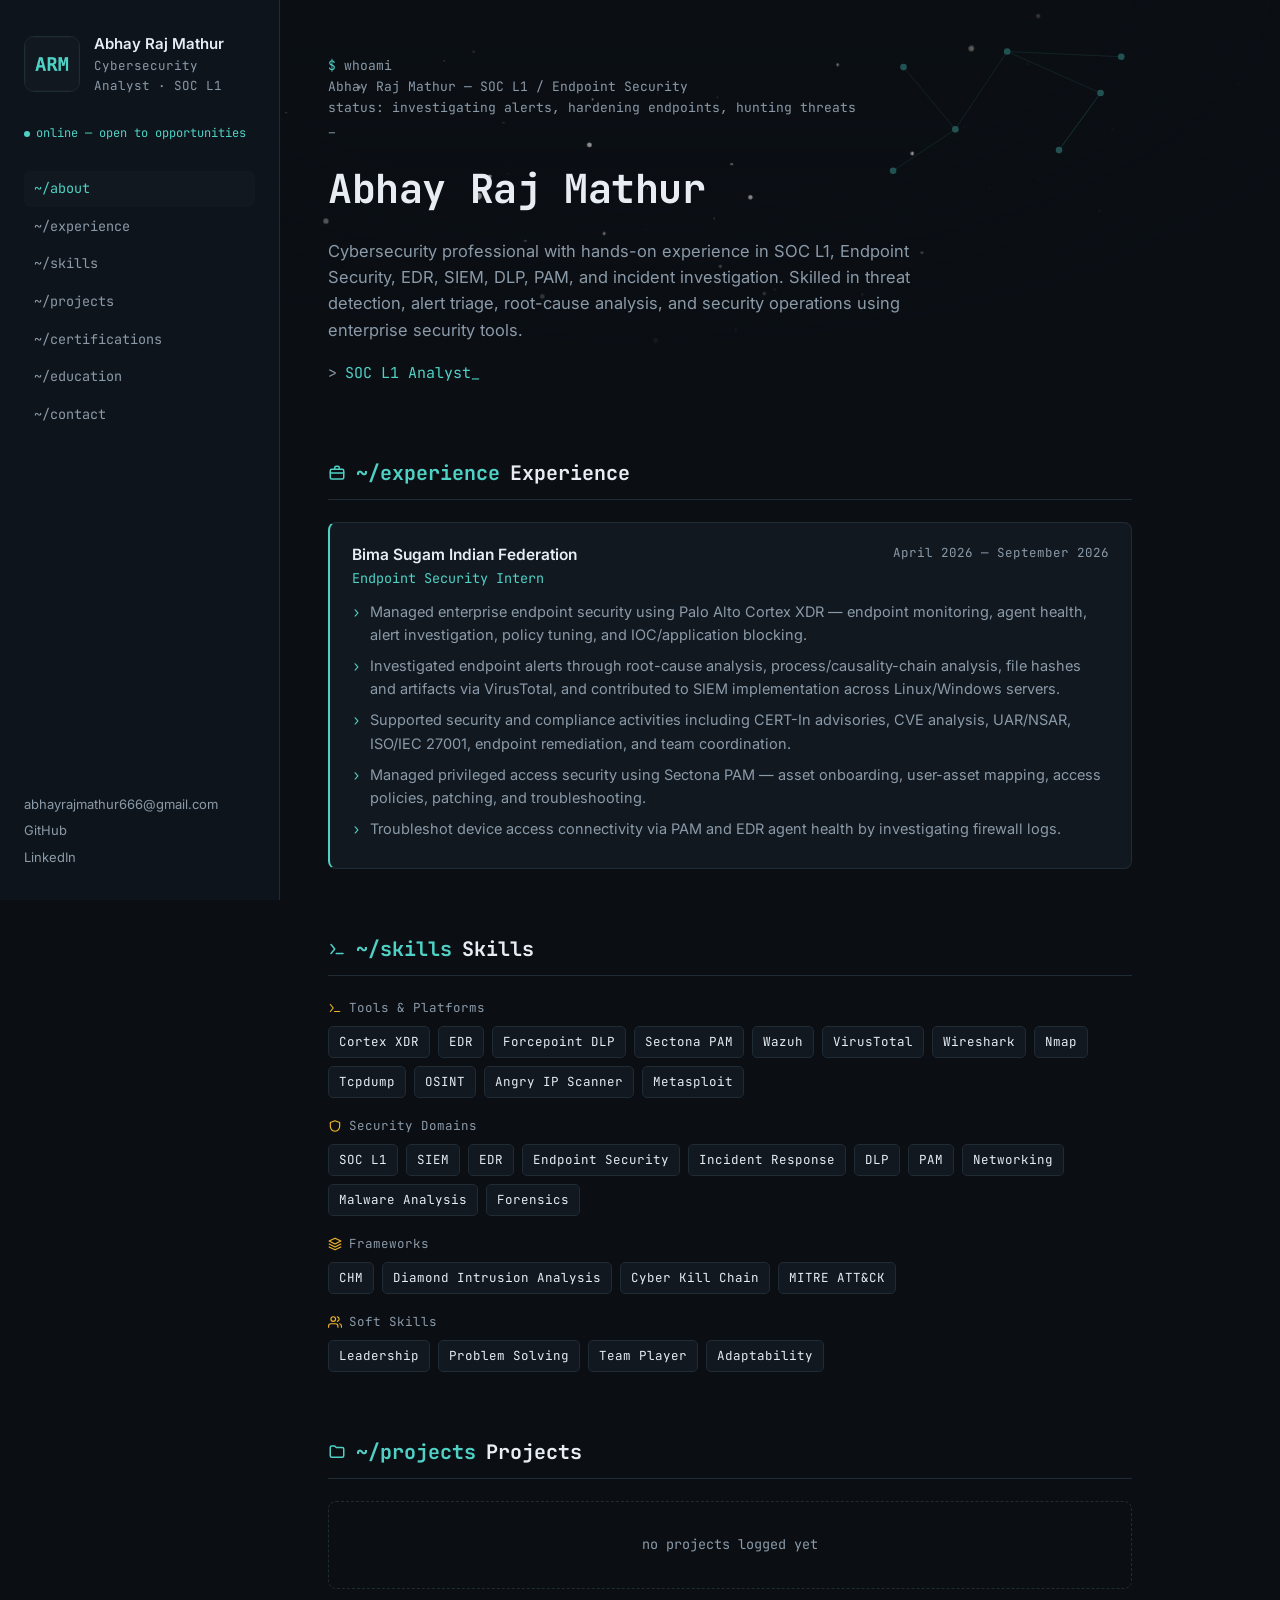
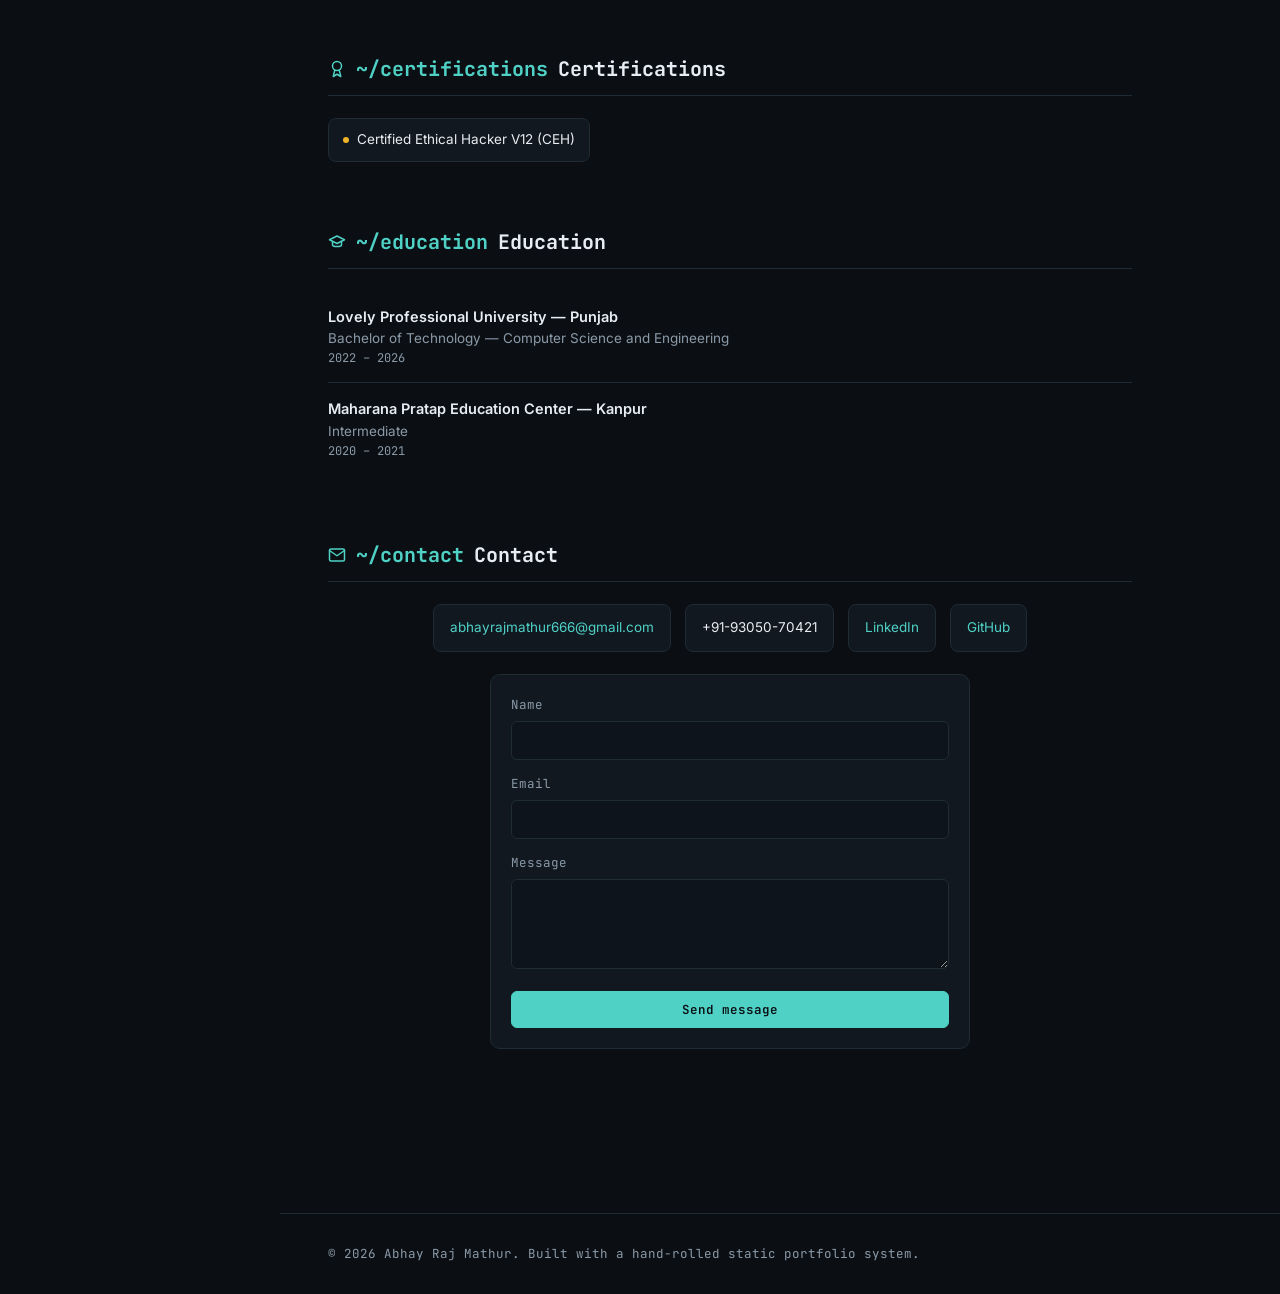
<file: index.html>
<!DOCTYPE html>
<html lang="en">
<head>
<meta charset="UTF-8">
<meta name="viewport" content="width=device-width, initial-scale=1.0">
<title>Abhay Raj Mathur — Cybersecurity Analyst</title>
<meta name="description" content="Portfolio of Abhay Raj Mathur — Cybersecurity Analyst, SOC L1, Endpoint Security & EDR.">
<meta property="og:title" content="Abhay Raj Mathur — Cybersecurity Analyst">
<meta property="og:description" content="SOC L1 · Endpoint Security · EDR · SIEM · Incident Response">
<meta property="og:type" content="website">
<link rel="stylesheet" href="assets/css/themes.css">
<link rel="stylesheet" href="assets/css/style.css">
</head>
<body>
<video class="site-bg" autoplay muted loop playsinline>
  <source src="assets/media/galaxy.webm" type="video/webm">
  <source src="assets/media/galaxy.mp4" type="video/mp4">
</video>
<div class="site-bg-overlay"></div>
<div id="scroll-progress"></div>
<button id="menu-toggle" aria-label="Open menu">☰</button>
<div id="sidebar-backdrop"></div>
<button id="back-to-top" aria-label="Back to top">↑</button>
<div id="root"></div>

<script src="assets/js/render.js"></script>
<script>
  fetch('data.json?_=' + Date.now())
    .then(r => r.json())
    .then(data => {
      renderApp(document.getElementById('root'), data, false);
    })
    .catch(err => {
      document.getElementById('root').innerHTML =
        '<p style="padding:40px;font-family:monospace;color:#e66">Could not load data.json — ' + err + '</p>';
    });
</script>
</body>
</html>
</file>
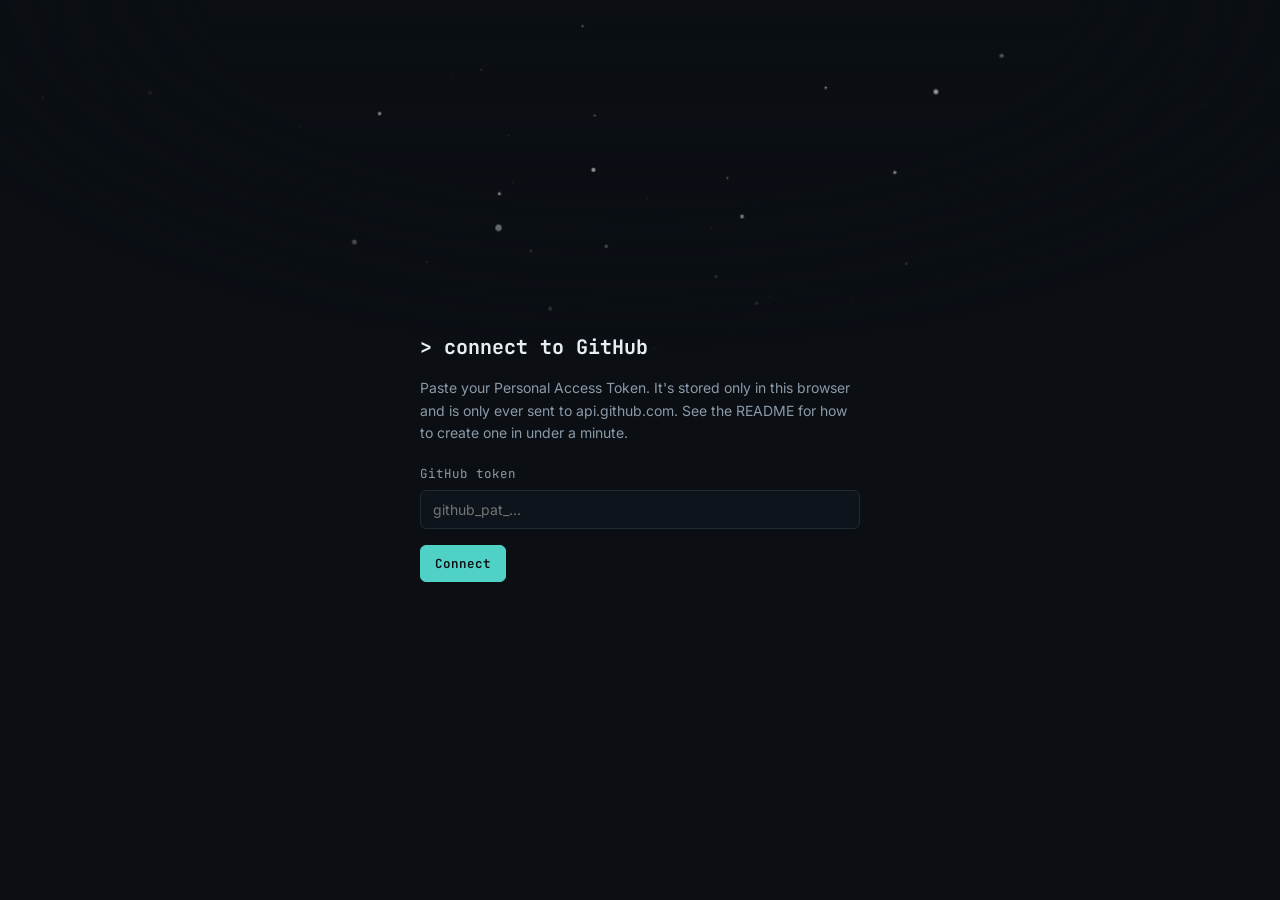
<file: editor.html>
<!DOCTYPE html>
<html lang="en">
<head>
<meta charset="UTF-8">
<meta name="viewport" content="width=device-width, initial-scale=1.0">
<title>Editor — Portfolio</title>
<meta name="robots" content="noindex, nofollow">
<link rel="stylesheet" href="assets/css/themes.css">
<link rel="stylesheet" href="assets/css/style.css">
</head>
<body>
<video class="site-bg" autoplay muted loop playsinline>
  <source src="assets/media/galaxy.webm" type="video/webm">
  <source src="assets/media/galaxy.mp4" type="video/mp4">
</video>
<div class="site-bg-overlay"></div>

<div class="editor-bar" id="editor-bar" style="display:none;">
  <div class="left">
    <strong>editor mode</strong>
    <span class="status-pill saved" id="status-pill">saved</span>
  </div>
  <div class="right">
    <button class="btn" id="preview-btn">Preview</button>
    <button class="btn" id="save-btn">Save Changes</button>
    <button class="btn primary" id="deploy-btn">Deploy</button>
    <button class="btn" id="logout-btn" title="Disconnect GitHub">⏻</button>
  </div>
</div>

<div id="scroll-progress"></div>
<button id="menu-toggle" aria-label="Open menu">☰</button>
<div id="sidebar-backdrop"></div>
<button id="back-to-top" aria-label="Back to top">↑</button>
<div id="gate" class="gate" style="display:none;"></div>
<div id="root" style="display:none;"></div>

<script src="assets/js/config.js"></script>
<script src="assets/js/github.js"></script>
<script src="assets/js/render.js"></script>
<script src="assets/js/editor.js"></script>
</body>
</html>
</file>
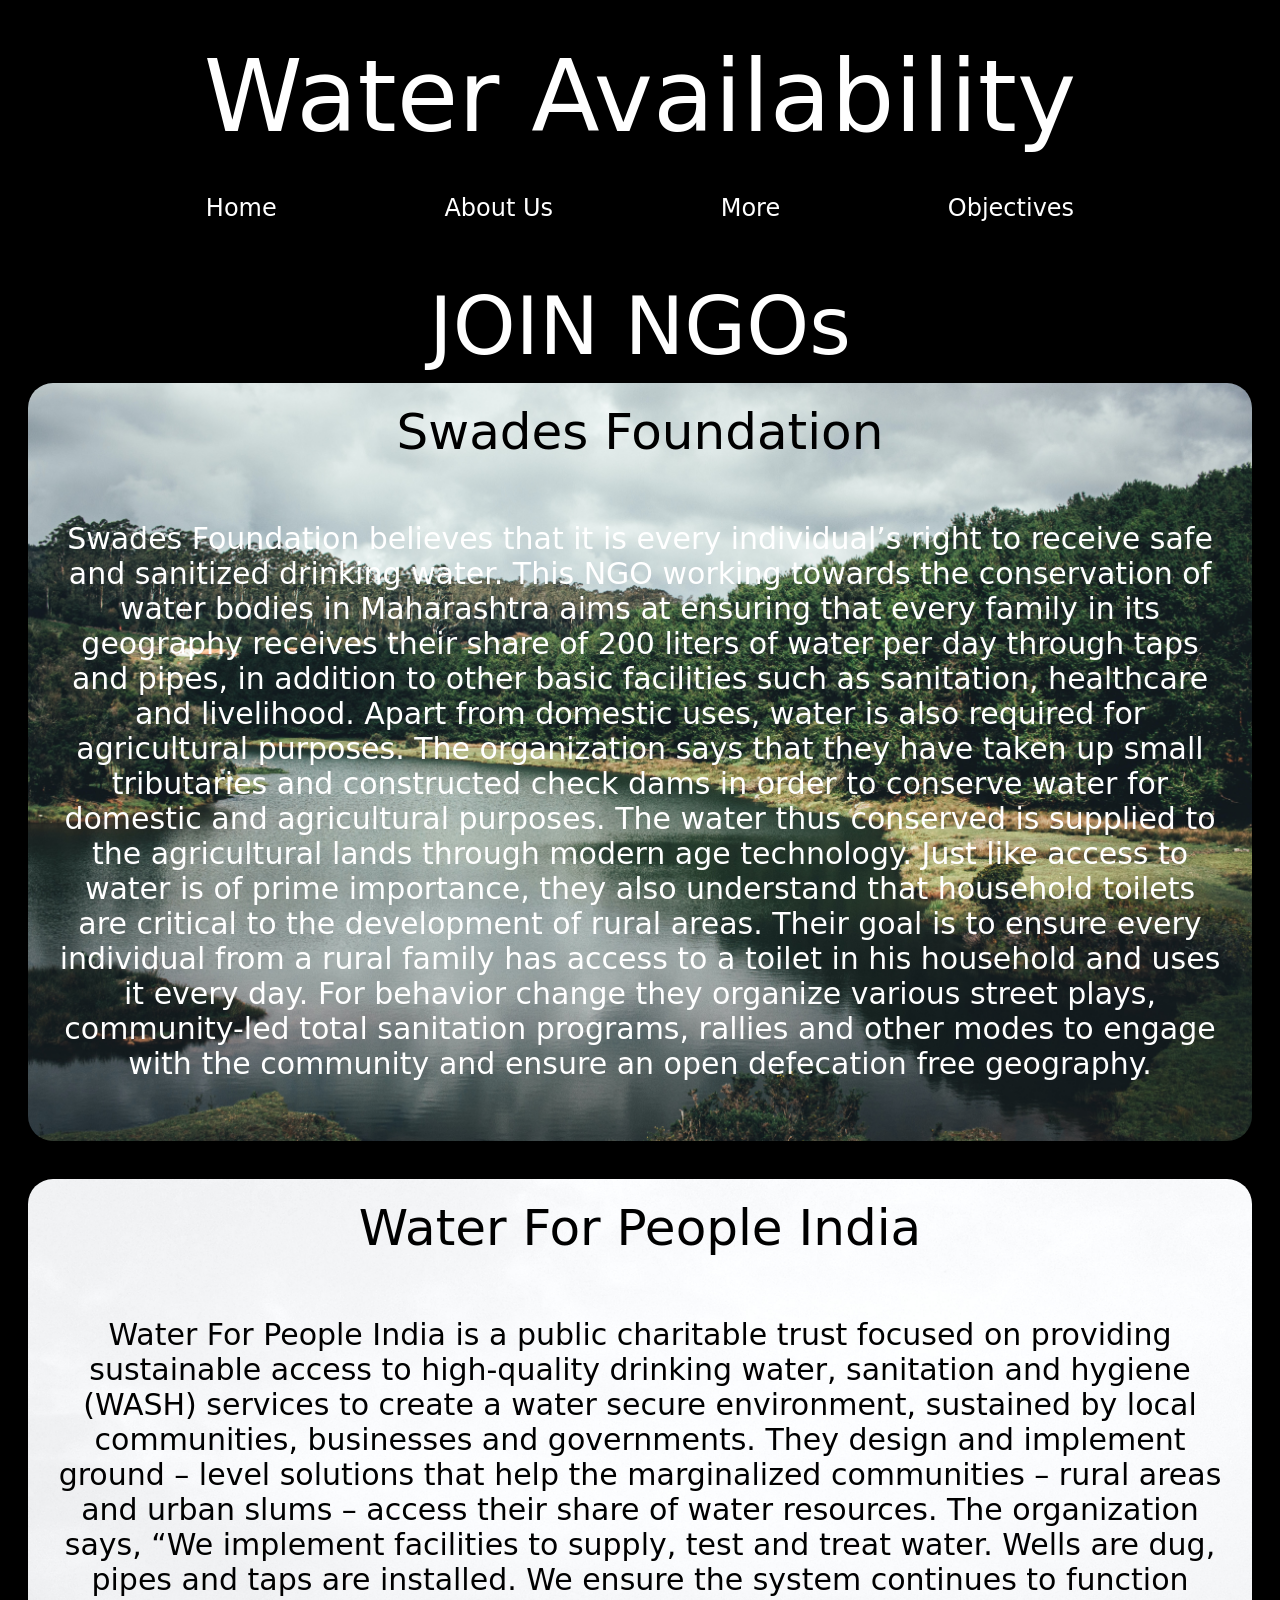
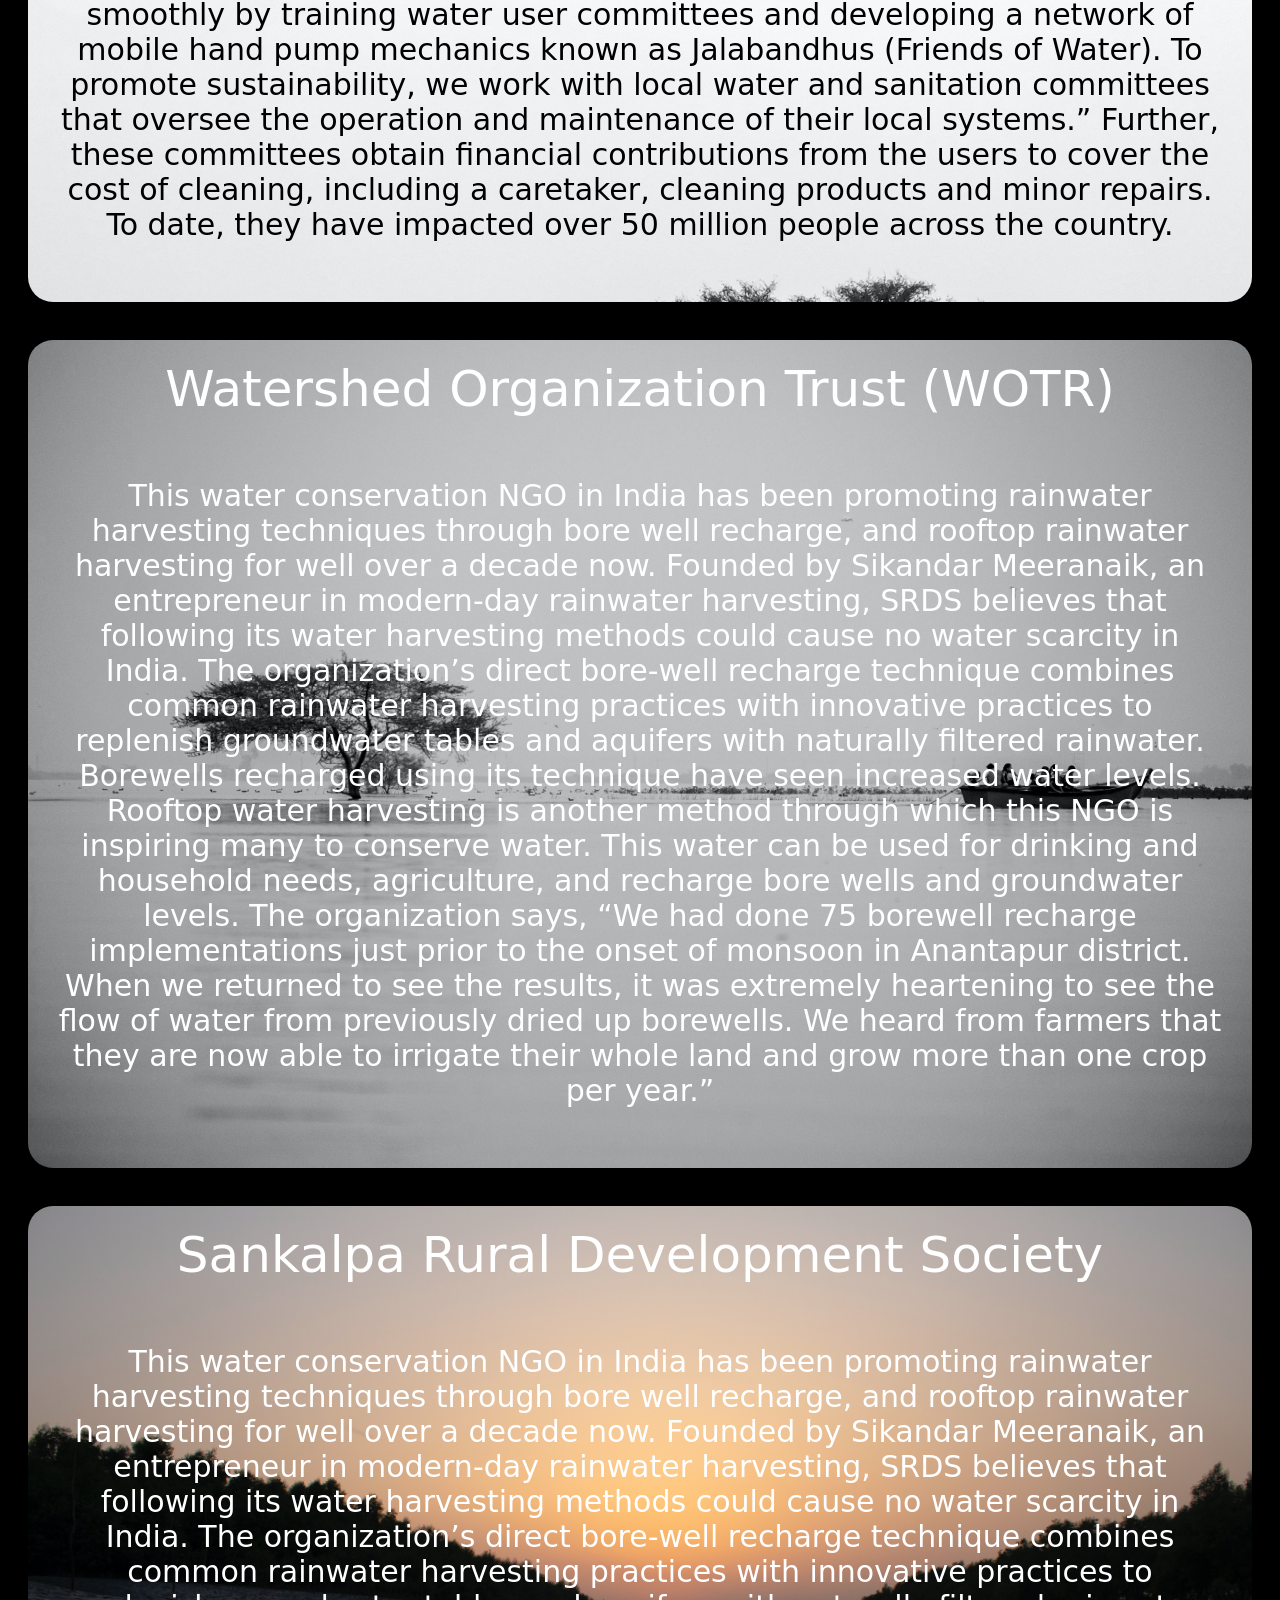
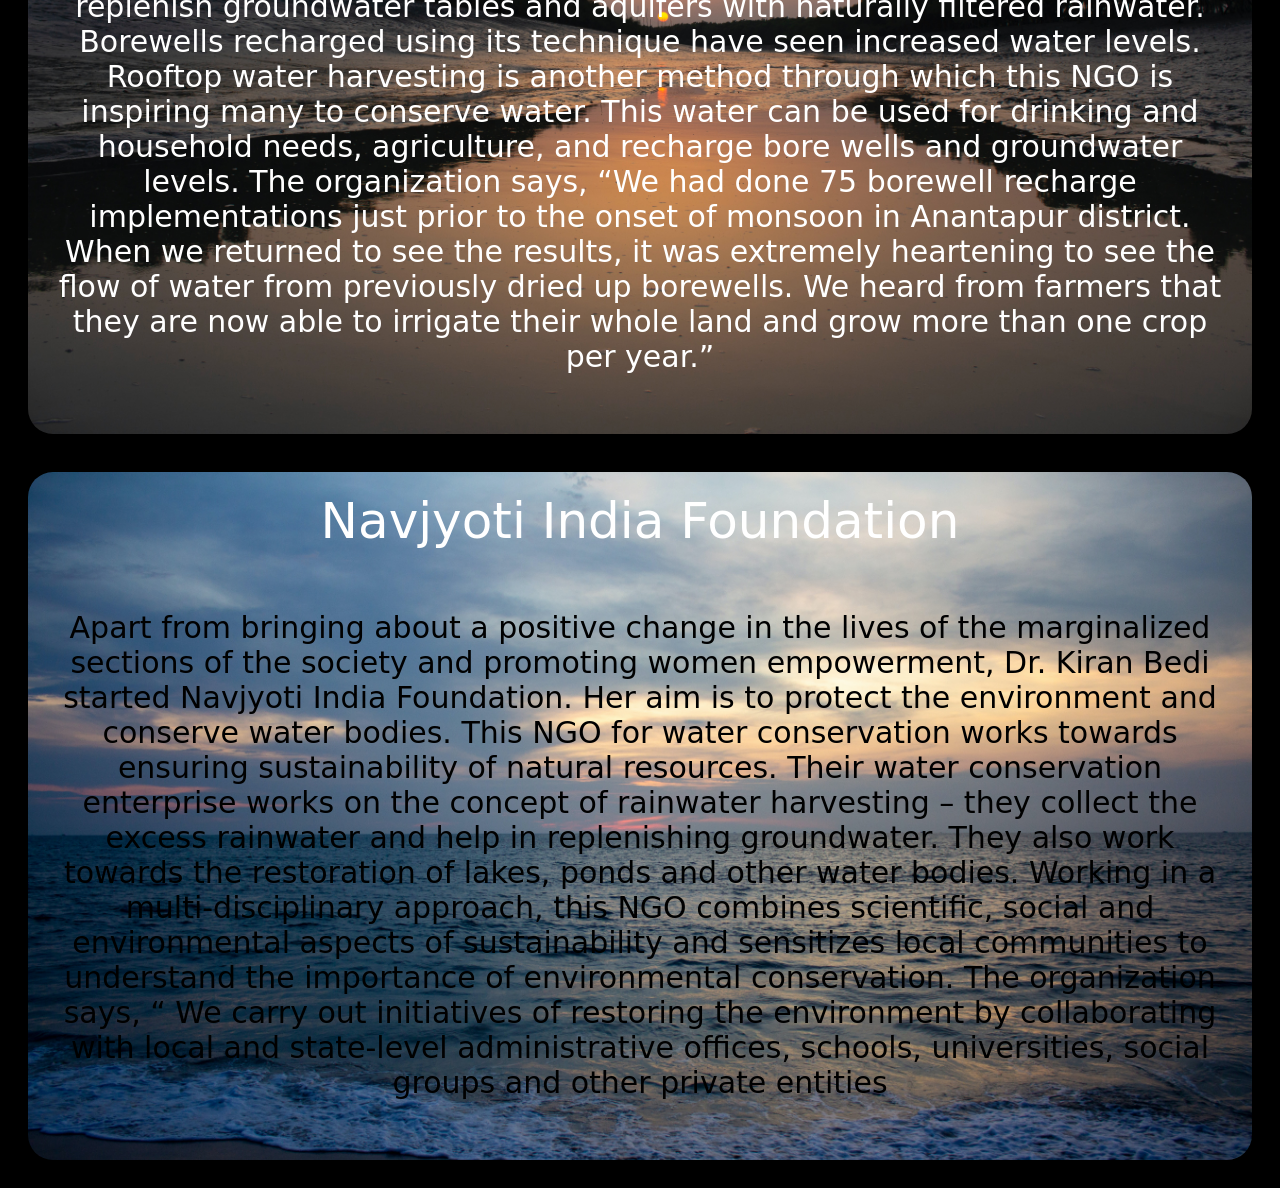
<file: more.html>
<!DOCTYPE html>
<html lang="en">
<head>
    <meta charset="UTF-8">
    <meta http-equiv="X-UA-Compatible" content="IE=edge">
    <meta name="viewport" content="width=device-width, initial-scale=1.0">
    <title>Document</title>
</head>
<style>
   *{
        padding: 10px;
        font-family: system-ui, -apple-system, BlinkMacSystemFont, 'Segoe UI', Roboto, Oxygen, Ubuntu, Cantarell, 'Open Sans', 'Helvetica Neue', sans-serif;
    }
    body{
        background-color: black;
    }
    .heading{
        color: white;
        text-align: center;
        font-size: 100px;
        position: sticky;

    }
    .navigation{
        text-decoration: none;
        /* background-color: rgb(51, 54, 54); */
        color: white;
        text-align: center;  
        font-size: x-large;
    }
    #link{
        text-decoration: none;
        color: white;
        padding-left: 80px;
        padding-right: 80px;
        text-align: center;
        position: sticky ;
    }
    #link:hover{
        text-decoration: none;
        color: white;
        background-color: aqua;
        transition: 0.2s;
        box-shadow: 0px 0px 15px white;
    }
    .JOIN{
        text-align: center;
        font-size: 80px;
        color: white;

    }
    .joincard1{
        background-image: url("/bg1.jpg");
        background-size: cover;
        border-radius: 25px;
    }
    .joincard2{
        background-image: url("/bg2.jpg");
        background-size: cover;
        border-radius: 25px;


    }
    .joincard3{
        background-image: url("/bg3.jpg");
        background-size: cover;
        border-radius: 25px;


    }
    .joincard4{
        background-image: url("/bg4.jpg");
        background-size: cover;
        border-radius: 25px;


    }
    .joincard5{
        background-image: url("/bg5.jpg");
        background-size: cover;
        border-radius: 25px;


    }
    .head{
        text-align: center;
        color: white;
        font-size: 50px;
    }
    .head1{
        text-align: center;
        color: rgb(0, 0, 0);
        font-size: 50px;
    }
    .head2{
        text-align: center;
        color: rgb(0, 0, 0);
        font-size: 50px;

    }
    .inside{
        text-align: center;
        font-size: 30px;
    }
    .inside1{
        text-align: center;
        font-size: 30px;
        color: white;
    }
    

</style>
<body>
    <div class="heading">Water Availability</div>
    <br>
    <div class="navigation">
        <a href="/index.html" id="link">Home</a>
        <a href="/abot us.html" id="link">About Us</a>
        <a href="/more.html" id="link">More</a>
        <a href="/objectives.html" id="link">Objectives</a>
    </div>
    <br><br>
    <div class="JOIN">JOIN NGOs</div>
    <div class="joincard1">
        <div class="head1">Swades Foundation</div>
            <div class="inside1">
                <p>Swades Foundation believes that it is every individual’s right to receive safe and sanitized drinking water. This NGO working towards the conservation of water bodies in Maharashtra aims at ensuring that every family in its geography receives their share of 200 liters of water per day through taps and pipes, in addition to other basic facilities such as sanitation, healthcare and livelihood.


                    Apart from domestic uses, water is also required for agricultural purposes. The organization says that they have taken up small tributaries and constructed check dams in order to conserve water for domestic and agricultural purposes. The water thus conserved is supplied to the agricultural lands through modern age technology. 
                    
                    
                    Just like access to water is of prime importance, they also understand that household toilets are critical to the development of rural areas. 
                    
                    
                    Their goal is to ensure every individual from a rural family has access to a toilet in his household and uses it every day. For behavior change they organize various street plays, community-led total sanitation programs, rallies and other modes to engage with the community and ensure an open defecation free geography.</p>
            </div>
    </div>
    <br><br>
    <div class="joincard2">
        <div class="head2"> Water For People India </div>
            <div class="inside">
                <p>Water For People India is a public charitable trust focused on providing sustainable access to high-quality drinking water, sanitation and hygiene (WASH) services to create a water secure environment, sustained by local communities, businesses and governments. 


                    They design and implement ground – level solutions that help the marginalized communities – rural areas and urban slums – access their share of water resources. 
                    
                    
                    The organization says, “We implement facilities to supply, test and treat water. Wells are dug, pipes and taps are installed. We ensure the system continues to function smoothly by training water user committees and developing a network of mobile hand pump mechanics known as Jalabandhus (Friends of Water). To promote sustainability, we work with local water and sanitation committees that oversee the operation and maintenance of their local systems.”
                    
                    
                    Further, these committees obtain financial contributions from the users to cover the cost of cleaning, including a caretaker, cleaning products and minor repairs.
                    
                    
                    To date, they have impacted over 50 million people across the country.</p>
            </div>
    </div>
    <br><br>
    <div class="joincard3">
        <div class="head">Watershed Organization Trust (WOTR)</div>
            <div class="inside1">
                <p>This water conservation NGO in India has been promoting rainwater harvesting techniques through bore well recharge, and rooftop rainwater harvesting for well over a decade now. Founded by Sikandar Meeranaik, an entrepreneur in modern-day rainwater harvesting, SRDS believes that following its water harvesting methods could cause no water scarcity in India.


                    The organization’s direct bore-well recharge technique combines common rainwater harvesting practices with innovative practices to replenish groundwater tables and aquifers with naturally filtered rainwater. Borewells recharged using its technique have seen increased water levels. Rooftop water harvesting is another method through which this NGO is inspiring many to conserve water. 
                    
                    
                    This water can be used for drinking and household needs, agriculture, and recharge bore wells and groundwater levels.
                    
                    
                    The organization says, “We had done 75 borewell recharge implementations just prior to the onset of monsoon in Anantapur district.  When we returned to see the results, it was extremely heartening to see the flow of water from previously dried up borewells. We heard from farmers that they are now able to irrigate their whole land and grow more than one crop per year.” </p>
            </div>
    </div>
    <br><br>
    <div class="joincard4">
        <div class="head">Sankalpa Rural Development Society</div>
            <div class="inside1">
                <p>This water conservation NGO in India has been promoting rainwater harvesting techniques through bore well recharge, and rooftop rainwater harvesting for well over a decade now. Founded by Sikandar Meeranaik, an entrepreneur in modern-day rainwater harvesting, SRDS believes that following its water harvesting methods could cause no water scarcity in India.


                    The organization’s direct bore-well recharge technique combines common rainwater harvesting practices with innovative practices to replenish groundwater tables and aquifers with naturally filtered rainwater. Borewells recharged using its technique have seen increased water levels. Rooftop water harvesting is another method through which this NGO is inspiring many to conserve water. 
                    
                    
                    This water can be used for drinking and household needs, agriculture, and recharge bore wells and groundwater levels.
                    
                    
                    The organization says, “We had done 75 borewell recharge implementations just prior to the onset of monsoon in Anantapur district.  When we returned to see the results, it was extremely heartening to see the flow of water from previously dried up borewells. We heard from farmers that they are now able to irrigate their whole land and grow more than one crop per year.” </p>
            </div>
    </div>
    <br><br>
    <div class="joincard5">
        <div class="head">Navjyoti India Foundation</div>
            <div class="inside">
                <p>Apart from bringing about a positive change in the lives of the marginalized sections of the society and promoting women empowerment, Dr. Kiran Bedi started Navjyoti India Foundation. Her aim is to protect the environment and conserve water bodies. 


                    This NGO for water conservation works towards ensuring sustainability of natural resources. Their water conservation enterprise works on the concept of rainwater harvesting – they collect the excess rainwater and help in replenishing groundwater. 
                    
                    
                    They also work towards the restoration of lakes, ponds and other water bodies. Working in a multi-disciplinary approach, this NGO combines scientific, social and environmental aspects of sustainability and sensitizes local communities to understand the importance of environmental conservation.
                    
                    
                    The organization says, “ We carry out initiatives of restoring the environment by collaborating with local and state-level administrative offices, schools, universities, social groups and other private entities</p>
            </div>
    </div>
    </body>
</file>
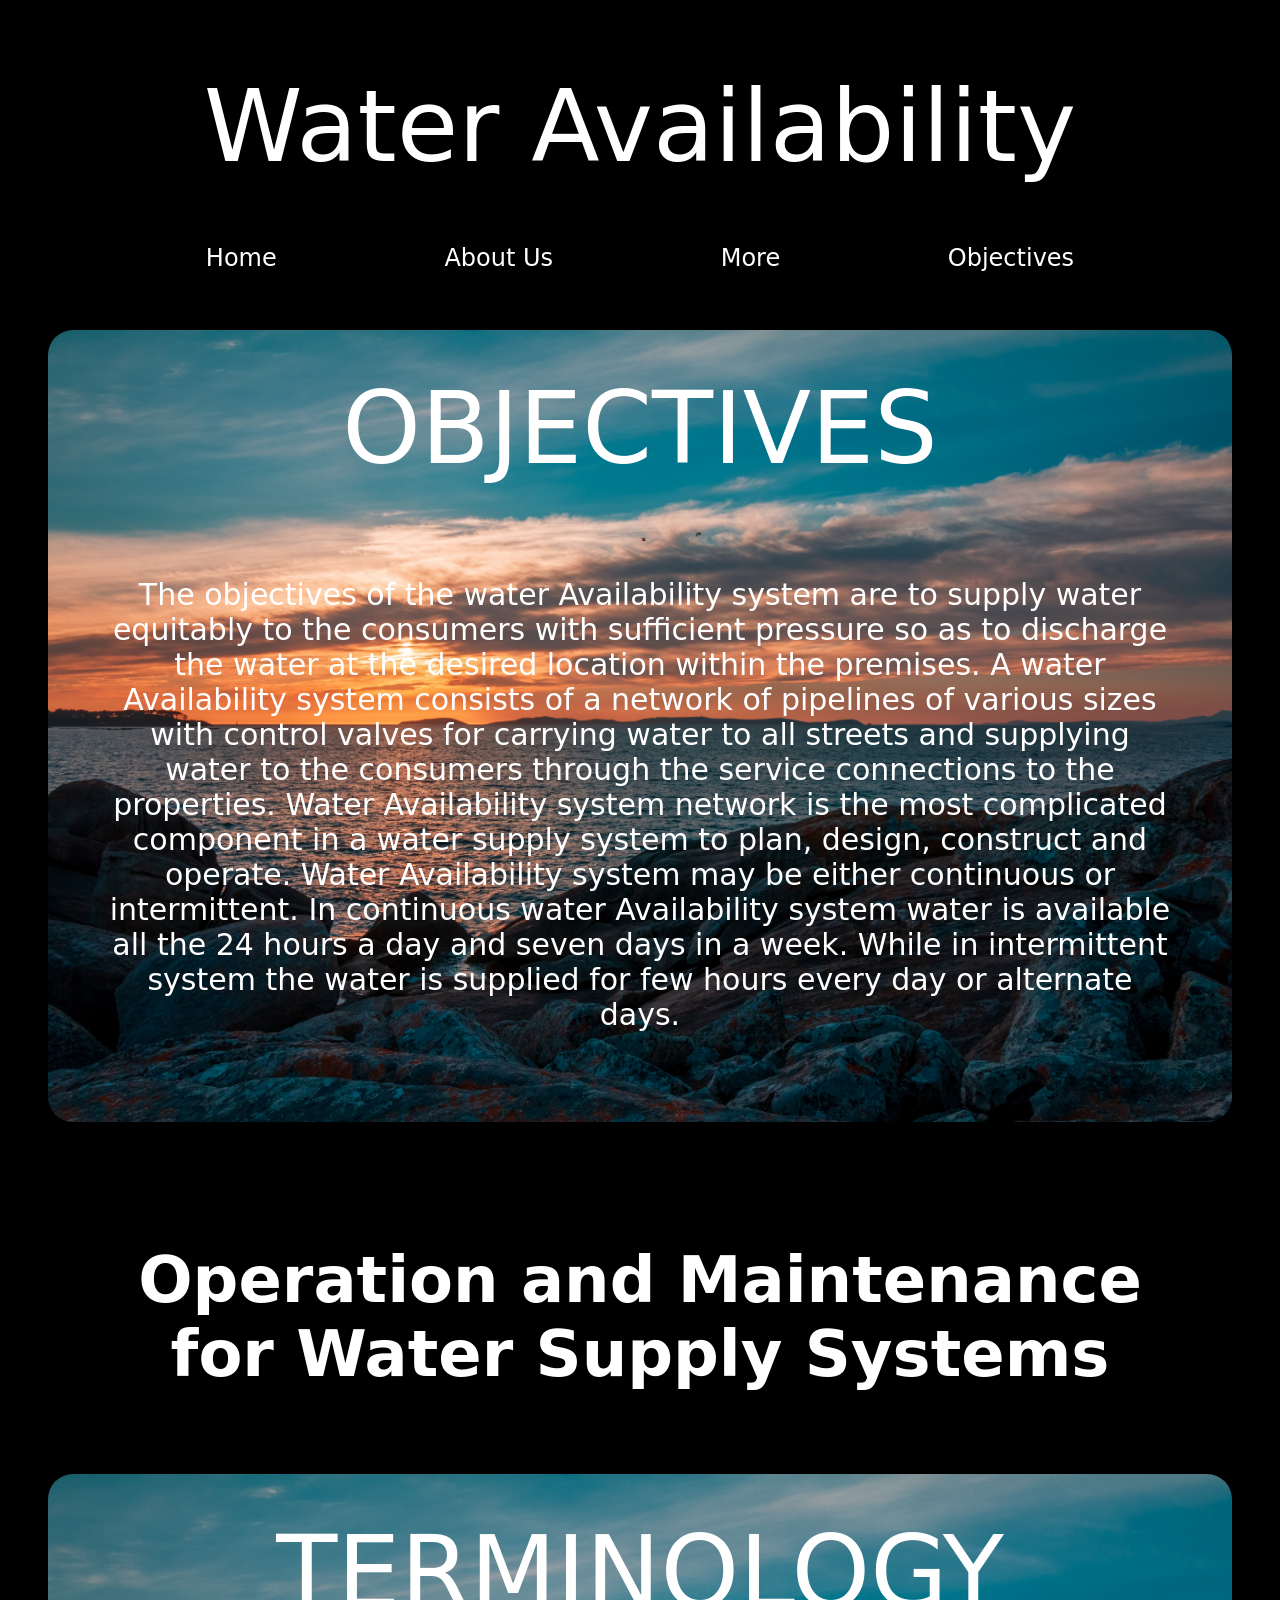
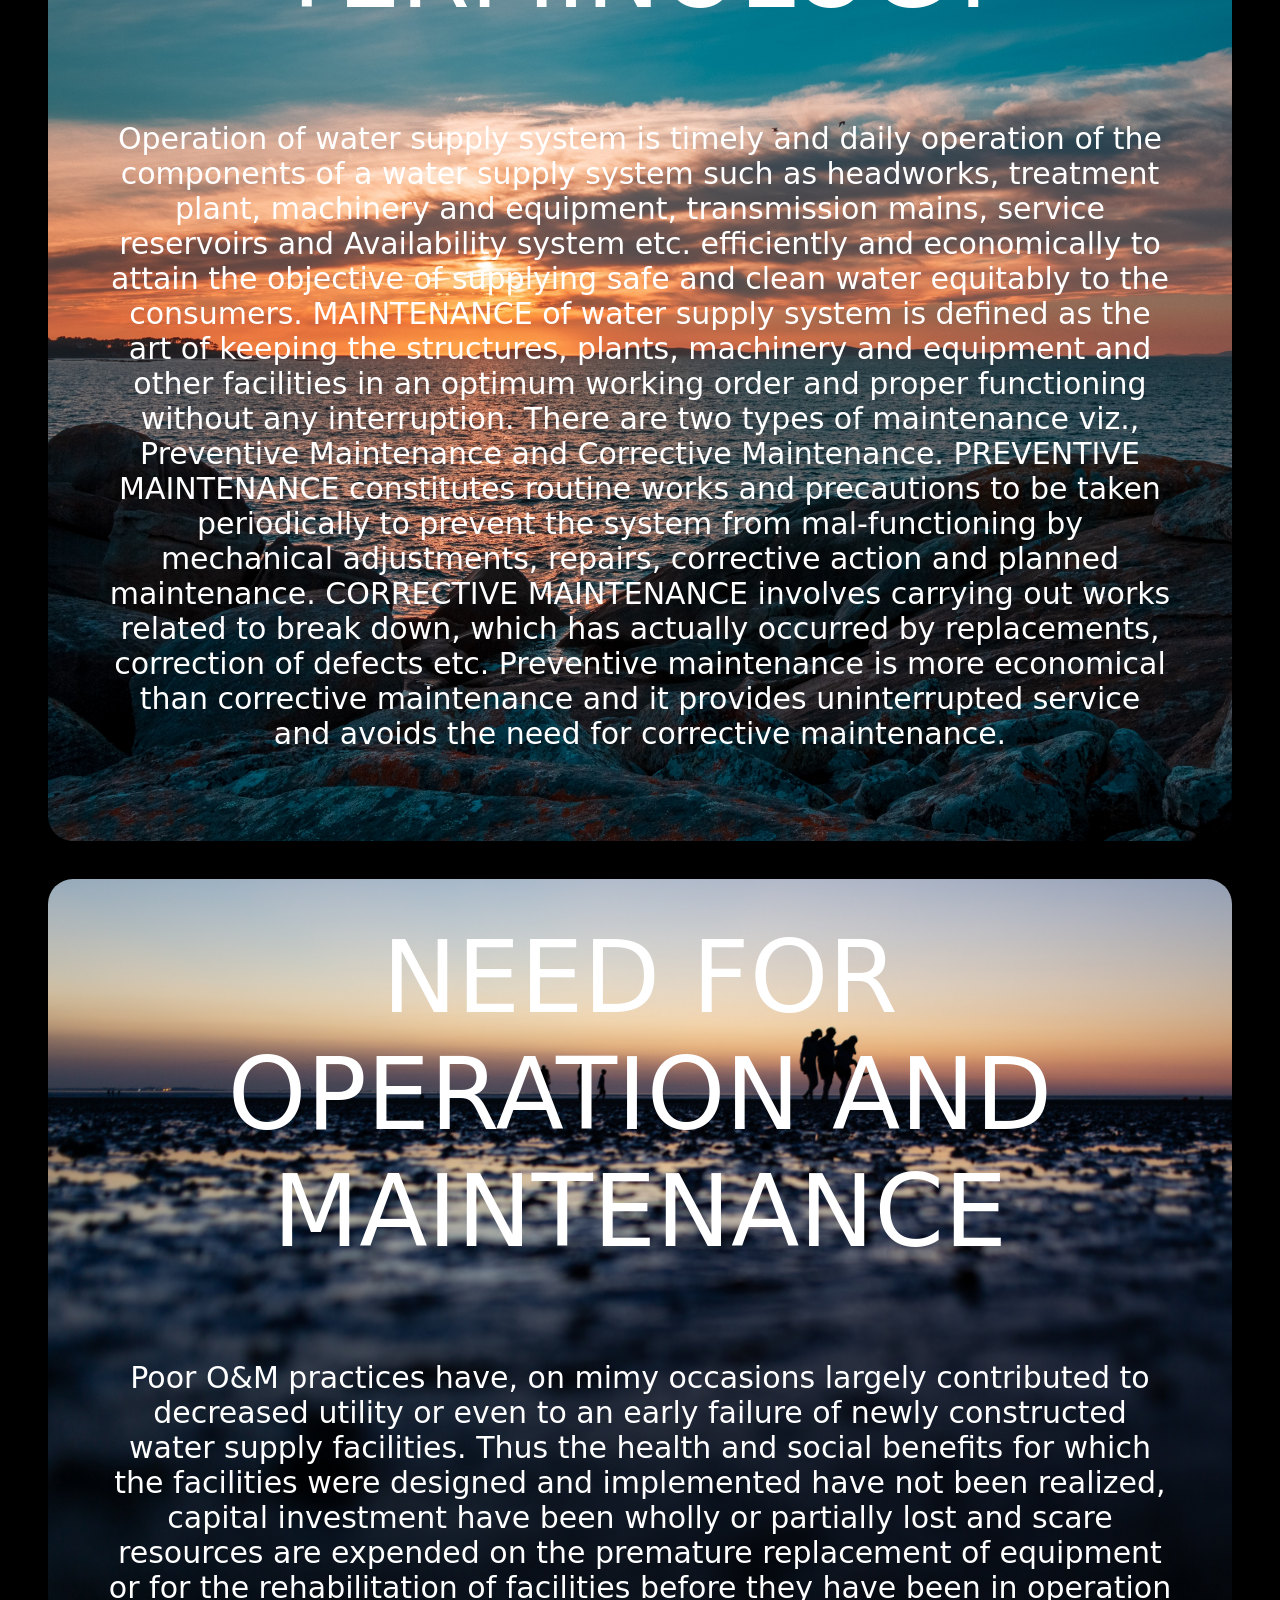
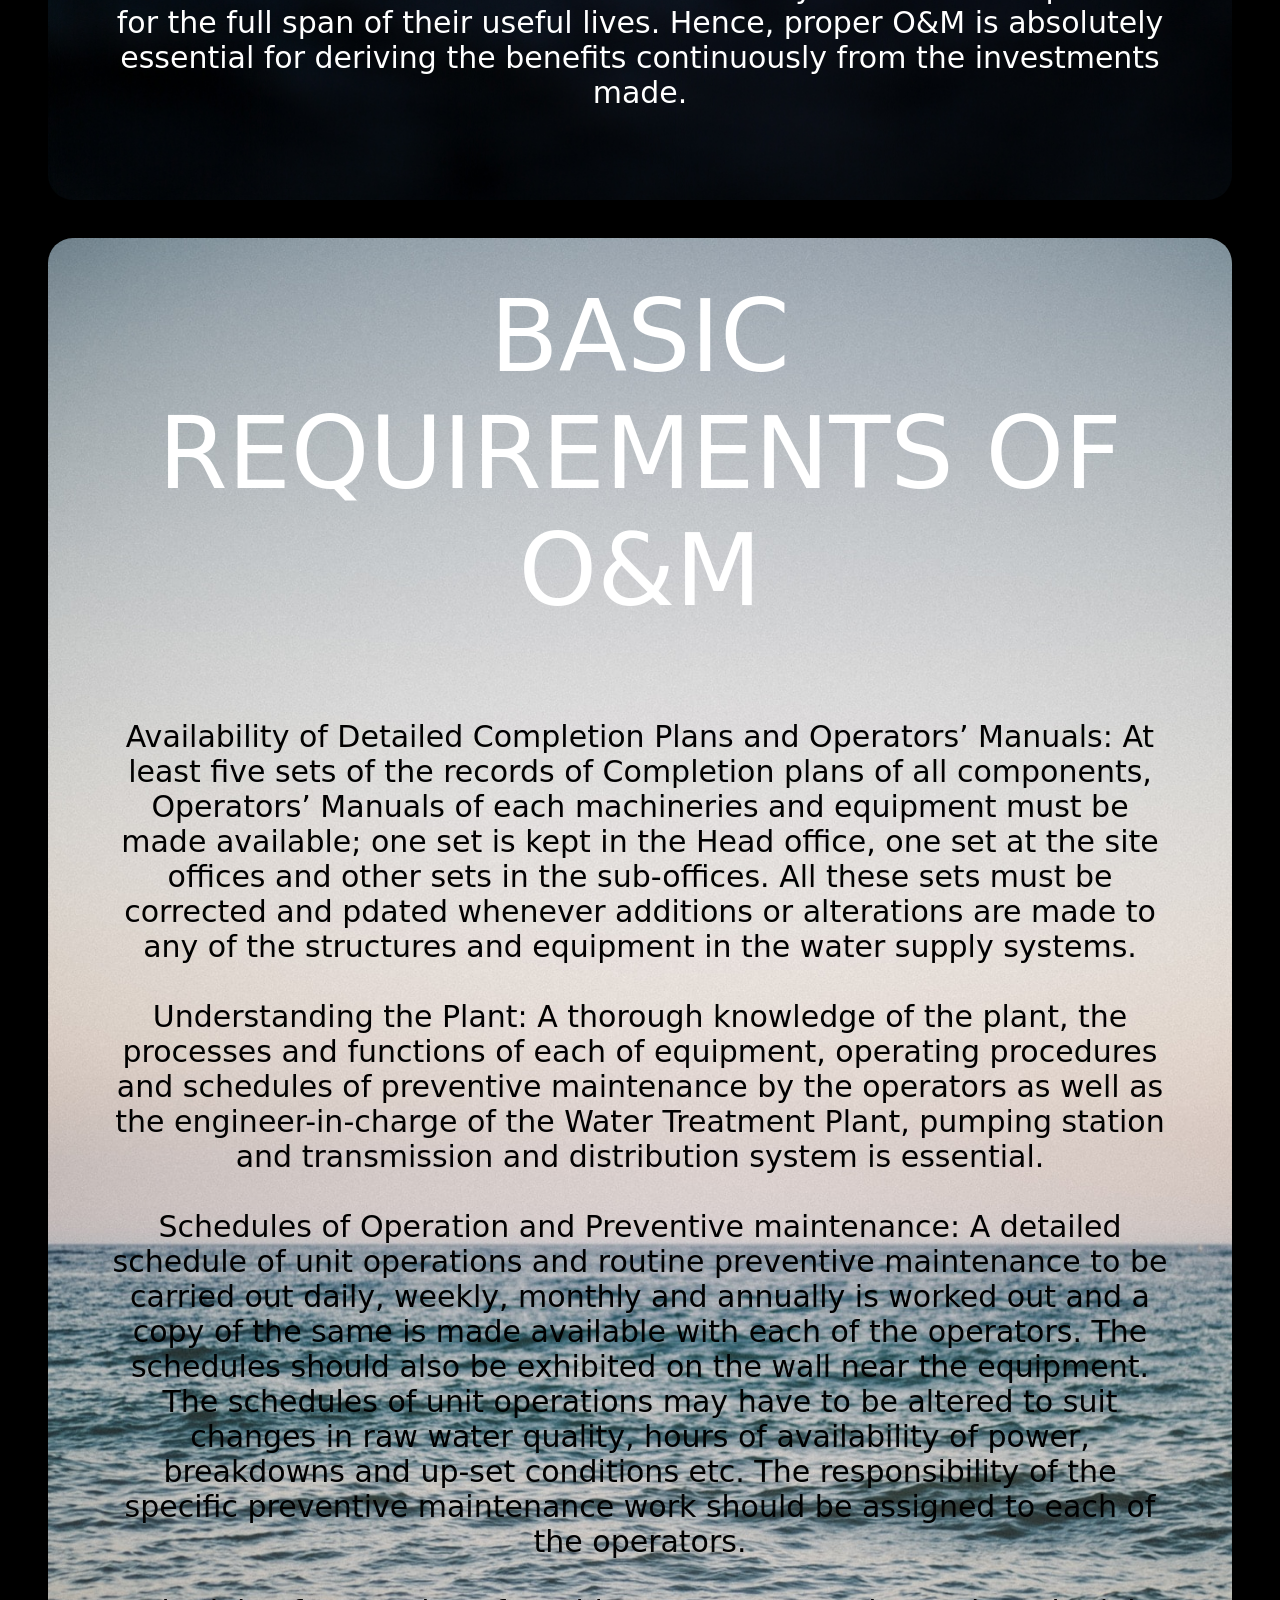
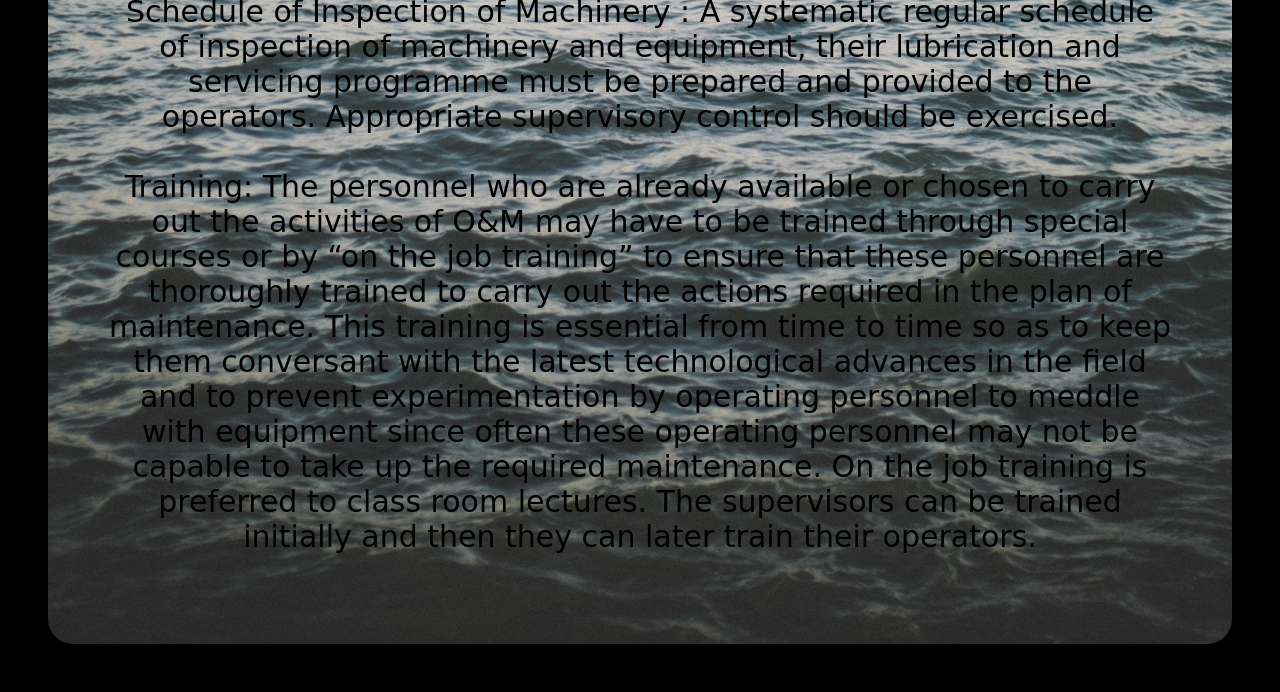
<file: objectives.html>
<!DOCTYPE html>
<html lang="en">
<head>
    <meta charset="UTF-8">
    <meta http-equiv="X-UA-Compatible" content="IE=edge">
    <meta name="viewport" content="width=device-width, initial-scale=1.0">
    <title>Document</title>
</head>
<style>
   *{
        padding: 20px;
        font-family: system-ui, -apple-system, BlinkMacSystemFont, 'Segoe UI', Roboto, Oxygen, Ubuntu, Cantarell, 'Open Sans', 'Helvetica Neue', sans-serif;
    }
    body{
        background-color: black;
    }
    .heading{
        color: white;
        text-align: center;
        font-size: 100px;
        position: sticky;

    }
    .navigation{
        text-decoration: none;
        /* background-color: rgb(51, 54, 54); */
        color: white;
        text-align: center;  
        font-size: x-large;
    }
    #link{
        text-decoration: none;
        color: white;
        padding-left: 80px;
        padding-right: 80px;
        text-align: center;
        position: sticky ;
    }
    #link:hover{
        text-decoration: none;
        color: white;
        background-color: aqua;
        transition: 0.2s;
        box-shadow: 0px 0px 15px white;
    }
    .box{
        background-image: url("/obj.jpg");
        background-size:cover;
        border-radius: 25px;
        transition: 0.2s;
    }
    .box:hover{
        background-image: url("/obj.jpg");
        background-size: cover;
        border-radius: 25px;
        box-shadow: 0px 0px 15px white;
        border: solid white 1px;
    }
    .inside{
        color: white;
        text-align: center;
        font-size: 30px;
    }
    .qq{
        color: white;
        font-size: xx-large;
        text-align: center;
    }
    .box2{
        background-image: url("/need.jpg");
        background-size:cover;
        border-radius: 25px;
        transition: 0.2s;
    }
    .box2:hover{
        background-image: url("/need.jpg");
        background-size: cover;
        border-radius: 25px;
        box-shadow: 0px 0px 15px white;
        border: solid white 1px;
    }
    .box3{
        background-image: url("/req.jpg");
        background-size:cover;
        border-radius: 25px;
        transition: 0.2s;
    }
    .box3:hover{
        background-image: url("/req.jpg");
        background-size: cover;
        border-radius: 25px;
        box-shadow: 0px 0px 15px white;
        border: solid white 1px;
    }
    .inside2{
        color: rgb(0, 0, 0);
        text-align: center;
        font-size: 30px;
    }

</style>
<body>
    <div class="heading">Water Availability</div>
    <br>
    <div class="navigation">
        <a href="/index.html" id="link">Home</a>
        <a href="/abot us.html" id="link">About Us</a>
        <a href="e/more.html" id="link">More</a>
        <a href="/objectives.html" id="link">Objectives</a>
    </div>
    <br><br>
    <div class="box">
        <div class="heading">OBJECTIVES</div>
        <div class="inside">
            <p>
                The objectives of the water Availability system are to supply water equitably to the consumers with sufficient pressure so as to discharge the water at the desired location within the premises. A water Availability system consists of a network of pipelines of various sizes with control valves for carrying water to all streets and supplying water to the consumers through the service connections to the properties. Water Availability system network is the most complicated component in a water supply system to plan, design, construct and operate. Water Availability system may be either continuous or intermittent. In continuous water Availability system water is available all the 24 hours a day and seven days in a week. While in intermittent system the water is supplied for few hours every day or alternate days. 
            </p>
        </div>
    </div>
    <br><br>
    <div class="qq"><h1>Operation and Maintenance for Water Supply Systems</h1></div>
    <div class="box">
        <div class="heading">TERMINOLOGY</div>
        <div class="inside">
            <p>
                

            Operation of water supply system is timely and daily operation of the components of a water supply system such as headworks, treatment plant, machinery and equipment, transmission mains, service reservoirs and Availability system etc. efficiently and economically to attain the objective of supplying safe and clean water equitably to the consumers.

            MAINTENANCE of water supply system is defined as the art of keeping the structures, plants, machinery and equipment and other facilities in an optimum working order and proper functioning without any interruption. There are two types of maintenance viz., Preventive Maintenance and Corrective Maintenance.

            PREVENTIVE MAINTENANCE constitutes routine works and precautions to be taken periodically to prevent the system from mal-functioning by mechanical adjustments, repairs, corrective action and planned maintenance.

            CORRECTIVE MAINTENANCE involves carrying out works related to break down, which has actually occurred by replacements, correction of defects etc.

            Preventive maintenance is more economical than corrective maintenance and it provides uninterrupted service and avoids the need for corrective maintenance. 
                
            </p>
        </div>
    </div>
    <br><br>
    <div class="box2">
        <div class="heading"> NEED FOR OPERATION AND MAINTENANCE</div>
            <div class="inside">
                <p>
                    Poor O&M practices have, on mimy occasions largely contributed to decreased utility or even to an early failure of newly constructed water supply facilities. Thus the health and social benefits for which the facilities were designed and implemented have not been realized, capital investment have been wholly or partially lost and scare resources are expended on the premature replacement of equipment or for the rehabilitation of facilities before they have been in operation for the full span of their useful lives. Hence, proper O&M is absolutely essential for deriving the benefits continuously from the investments made.
                </p>
            </div>
         
    </div>
    <br><br>
    <div class="box3">
        <div class="heading">BASIC REQUIREMENTS OF O&M</div>
            <div class="inside2">
                <p>
                    Availability of Detailed Completion Plans and Operators’ Manuals: At least five sets of the records of Completion plans of all components, Operators’ Manuals of each machineries and equipment must be made available; one set is kept in the Head office, one set at the site offices and other sets in the sub-offices. All these sets must be corrected and pdated whenever additions or alterations are made to any of the structures and equipment in the water supply systems. <br><br>

                    Understanding the Plant: A thorough knowledge of the plant, the processes and functions of each of equipment, operating procedures and schedules of preventive maintenance by the operators as well as the engineer-in-charge of the Water Treatment Plant, pumping station and transmission and distribution system is essential. <br><br>
                    
                    Schedules of Operation and Preventive maintenance: A detailed schedule of unit operations and routine preventive maintenance to be carried out daily, weekly, monthly and annually is worked out and a copy of the same is made available with each of the operators. The schedules should also be exhibited on the wall near the equipment. The schedules of unit operations may have to be altered to suit changes in raw water quality, hours of availability of power, breakdowns and up-set conditions etc. The responsibility of the specific preventive maintenance work should be assigned to each of the operators. <br><br>
                    
                    Schedule of Inspection of Machinery : A systematic regular schedule of inspection of machinery and equipment, their lubrication and servicing programme must be prepared and provided to the operators. Appropriate supervisory control should be exercised. <br><br>
                    
                    Training: The personnel who are already available or chosen to carry out the activities of O&M may have to be trained through special courses or by “on the job training” to ensure that these personnel are thoroughly trained to carry out the actions required in the plan of maintenance. This training is essential from time to time so as to keep them conversant with the latest technological advances in the field and to prevent experimentation by operating personnel to meddle with equipment since often these operating personnel may not be capable to take up the required maintenance. On the job training is preferred to class room lectures. The supervisors can be trained initially and then they can later train their operators.
                </p>
            </div>
    </div>
</body>
</file>
<file: assets/css/themes.css>
/* ===========================================================
   THEMES — each theme is just a set of CSS variables.
   To add a new template later, add a new [data-theme="..."] block
   here — the HTML/layout never has to change.
   =========================================================== */

:root,
[data-theme="console-teal"] {
  --bg:        #0b0f14;
  --panel:     #111820;
  --panel-2:   #0e141b;
  --line:      #1f2b35;
  --text:      #e7edf2;
  --muted:     #8b9aa8;
  --accent:    #4fd1c5;
  --accent-2:  #f0b429;
  --danger:    #ef6a6a;
  --font-mono: 'JetBrains Mono', ui-monospace, SFMono-Regular, Menlo, monospace;
  --font-sans: 'Inter', -apple-system, BlinkMacSystemFont, 'Segoe UI', sans-serif;
}

[data-theme="console-amber"] {
  --bg:        #0c0a08;
  --panel:     #161109;
  --panel-2:   #120e08;
  --line:      #2c2013;
  --text:      #f3ece0;
  --muted:     #a89a84;
  --accent:    #f0b429;
  --accent-2:  #4fd1c5;
  --danger:    #ef6a6a;
  --font-mono: 'JetBrains Mono', ui-monospace, SFMono-Regular, Menlo, monospace;
  --font-sans: 'Inter', -apple-system, BlinkMacSystemFont, 'Segoe UI', sans-serif;
}

[data-theme="daylight-slate"] {
  --bg:        #f5f6f8;
  --panel:     #ffffff;
  --panel-2:   #eef1f4;
  --line:      #dde2e7;
  --text:      #1a2027;
  --muted:     #5b6672;
  --accent:    #0e7c86;
  --accent-2:  #c2540a;
  --danger:    #c0392b;
  --font-mono: 'JetBrains Mono', ui-monospace, SFMono-Regular, Menlo, monospace;
  --font-sans: 'Inter', -apple-system, BlinkMacSystemFont, 'Segoe UI', sans-serif;
}
</file>
<file: assets/css/style.css>
@import url('https://fonts.googleapis.com/css2?family=Inter:wght@400;500;600&family=JetBrains+Mono:wght@400;500;700&display=swap');

* { box-sizing: border-box; }
html { scroll-behavior: smooth; }
body {
  margin: 0;
  background: transparent;
  color: var(--text);
  font-family: var(--font-sans);
  font-size: 16px;
  line-height: 1.6;
  -webkit-font-smoothing: antialiased;
}
html { background: var(--bg); }

/* ---------- space background ---------- */
/* ---------- space background (full, reliable coverage) ---------- */
.site-bg {
  position: fixed;
  inset: 0;
  width: 100%;
  height: 100%;
  object-fit: cover;
  z-index: -3;
  mix-blend-mode: lighten;
  pointer-events: none;
  filter: brightness(1.9) contrast(1.2) saturate(1.1);
}
.site-bg-overlay {
  position: fixed; inset: 0; z-index: -1; pointer-events: none;
  background:
    radial-gradient(ellipse 75% 50% at 50% 0%, transparent, transparent 45%, var(--bg) 80%),
    linear-gradient(180deg, color-mix(in srgb, var(--bg) 35%, transparent) 0%, var(--bg) 90%);
}
::selection { background: var(--accent); color: var(--bg); }
a { color: var(--accent); text-decoration: none; }
a:hover { text-decoration: underline; }
img { max-width: 100%; display: block; }
button { font-family: inherit; }

.blink { animation: blink 1.1s steps(1) infinite; }
@keyframes blink { 50% { opacity: 0; } }
@media (prefers-reduced-motion: reduce) {
  .blink { animation: none; }
  html { scroll-behavior: auto; }
}

.icon { width: 16px; height: 16px; flex: none; }

/* ---------- scroll progress + back to top ---------- */
#scroll-progress {
  position: fixed; top: 0; left: 0; height: 3px; width: 0%;
  background: var(--accent); z-index: 200; transition: width 0.1s linear;
}
#back-to-top {
  position: fixed; bottom: 24px; right: 24px; width: 42px; height: 42px;
  border-radius: 50%; border: 1px solid var(--line); background: var(--panel);
  color: var(--accent); font-size: 18px; cursor: pointer;
  opacity: 0; pointer-events: none; transform: translateY(10px);
  transition: opacity 0.25s ease, transform 0.25s ease, background 0.2s;
  z-index: 150; box-shadow: 0 4px 14px rgba(0,0,0,0.35);
}
#back-to-top.show { opacity: 1; pointer-events: auto; transform: translateY(0); }
#back-to-top:hover { background: var(--accent); color: var(--bg); }
@media (prefers-reduced-motion: reduce) { #back-to-top { transition: opacity 0.1s; } }

/* ---------- scroll reveal ---------- */
.reveal { opacity: 0; transform: translateY(18px); transition: opacity 0.6s ease, transform 0.6s ease; }
.reveal.in-view { opacity: 1; transform: translateY(0); }
@media (prefers-reduced-motion: reduce) { .reveal { transition: none; opacity: 1; transform: none; } }

/* ---------- hover lift / glow ---------- */
.entry, .project-card, .badge {
  transition: transform 0.2s ease, box-shadow 0.2s ease, border-color 0.2s ease;
}
.entry:hover, .project-card:hover, .badge:hover {
  transform: translateY(-3px);
  border-color: var(--accent);
  box-shadow: 0 10px 26px -12px color-mix(in srgb, var(--accent) 55%, transparent);
}
.tag { transition: transform 0.15s ease, border-color 0.15s ease, color 0.15s ease; }
.tag:hover { transform: translateY(-2px); border-color: var(--accent); color: var(--accent); }
.nav-tree a { transition: color 0.15s ease, background 0.15s ease, padding-left 0.15s ease; }
.nav-tree a:hover { padding-left: 14px; }

/* ---------- shell ---------- */
.app-shell {
  display: grid;
  grid-template-columns: 280px 1fr;
  min-height: 100vh;
}
@media (max-width: 860px) {
  .app-shell { grid-template-columns: 1fr; }
}

/* ---------- sidebar ---------- */
.sidebar {
  position: sticky;
  top: 0;
  height: 100vh;
  padding: 32px 24px;
  border-right: 1px solid var(--line);
  background: var(--panel-2);
  display: flex;
  flex-direction: column;
  gap: 28px;
  overflow-y: auto;
}
#menu-toggle {
  display: none;
  position: fixed; top: 14px; left: 14px; z-index: 210;
  width: 42px; height: 42px; align-items: center; justify-content: center;
  border-radius: 8px; border: 1px solid var(--line); background: var(--panel);
  color: var(--accent); font-size: 19px; cursor: pointer;
}
#sidebar-backdrop {
  display: none;
  position: fixed; inset: 0; background: rgba(0,0,0,0.55);
  z-index: 199; opacity: 0; pointer-events: none; transition: opacity 0.25s ease;
}
#sidebar-backdrop.show { opacity: 1; pointer-events: auto; }
@media (max-width: 860px) {
  .app-shell { grid-template-columns: 1fr; }
  #menu-toggle { display: flex; }
  #sidebar-backdrop { display: block; }
  .sidebar {
    position: fixed; top: 0; left: 0; height: 100vh; width: 80%; max-width: 300px;
    transform: translateX(-100%); transition: transform 0.28s ease;
    z-index: 200; box-shadow: 20px 0 45px rgba(0,0,0,0.45);
  }
  .sidebar.open { transform: translateX(0); }
  main { padding-top: 84px; }
}

.identity { display: flex; align-items: center; gap: 14px; }
.avatar-wrap {
  position: relative;
  width: 56px; height: 56px;
  border-radius: 10px;
  overflow: hidden;
  border: 1px solid var(--line);
  background: var(--panel);
  flex: none;
}
.avatar-wrap img { width: 100%; height: 100%; object-fit: cover; }
.identity-text .name { font-weight: 600; font-size: 15px; }
.identity-text .role { color: var(--muted); font-size: 12.5px; font-family: var(--font-mono); }

.status-line {
  font-family: var(--font-mono);
  font-size: 12px;
  color: var(--accent);
  display: flex;
  align-items: center;
  gap: 6px;
}
.status-dot { width: 6px; height: 6px; border-radius: 50%; background: var(--accent); }

.nav-tree { display: flex; flex-direction: column; gap: 2px; font-family: var(--font-mono); font-size: 13.5px; }
.nav-tree a {
  color: var(--muted);
  padding: 7px 10px;
  border-radius: 6px;
  display: flex;
  align-items: center;
  justify-content: space-between;
  gap: 8px;
}
.nav-tree a:hover { color: var(--text); background: var(--panel); text-decoration: none; }
.nav-tree a.active { color: var(--accent); background: var(--panel); }

.sidebar-contact { display: flex; flex-direction: column; gap: 6px; font-size: 13px; color: var(--muted); margin-top: auto; }
.sidebar-contact a { color: var(--muted); }
.sidebar-contact a:hover { color: var(--accent); }

.theme-picker { display: flex; gap: 8px; align-items: center; font-family: var(--font-mono); font-size: 11px; color: var(--muted); }
.theme-picker button {
  width: 18px; height: 18px; border-radius: 50%; border: 2px solid var(--line); cursor: pointer; padding: 0;
}
.theme-picker button[data-theme-btn="console-teal"] { background: #4fd1c5; }
.theme-picker button[data-theme-btn="console-amber"] { background: #f0b429; }
.theme-picker button[data-theme-btn="daylight-slate"] { background: #eef1f4; }
.theme-picker button.active { border-color: var(--text); }

/* ---------- main ---------- */
main { padding: 56px 48px 100px; max-width: 900px; }
@media (max-width: 860px) { main { padding: 84px 20px 80px; } }

.hero { margin-bottom: 72px; position: relative; }
.hero-art { position: absolute; top: -20px; right: -10px; width: 280px; height: auto; opacity: 0.35; pointer-events: none; z-index: -1; }
.hero-art .net-node { fill: var(--accent); }
.hero-art .net-edge { stroke: var(--accent); stroke-width: 0.6; opacity: 0.5; }
.hero-art .net-node:nth-child(odd) { animation: pulse-node 3.4s ease-in-out infinite; }
.hero-art .net-node:nth-child(even) { animation: pulse-node 3.4s ease-in-out infinite 1.1s; }
@keyframes pulse-node { 0%,100% { opacity: 1; r: 3.2; } 50% { opacity: 0.4; r: 4.4; } }
@media (max-width: 860px) { .hero-art { display: none; } }
@media (prefers-reduced-motion: reduce) { .hero-art .net-node { animation: none; } }
.boot { font-family: var(--font-mono); font-size: 13px; color: var(--muted); margin-bottom: 18px; min-height: 60px; }
.boot .line { display: block; }
.boot .prompt { color: var(--accent); }
.hero h1 {
  font-family: var(--font-mono);
  font-size: clamp(28px, 4vw, 40px);
  font-weight: 700;
  margin: 0 0 14px;
  letter-spacing: -0.01em;
}
.hero .summary { color: var(--muted); max-width: 62ch; font-size: 16.5px; }
.typing-line {
  font-family: var(--font-mono); font-size: 15px; color: var(--accent);
  margin-top: 18px; min-height: 22px;
}
.typing-line .prompt { color: var(--muted); margin-right: 8px; }

section.block { margin-bottom: 64px; scroll-margin-top: 24px; position: relative; }
section.block h2 {
  font-family: var(--font-mono);
  font-size: 20px;
  color: var(--text);
  margin: 0 0 22px;
  padding-bottom: 10px;
  border-bottom: 1px solid var(--line);
  display: flex;
  align-items: center;
  justify-content: space-between;
}
section.block h2 .path { color: var(--accent); }
section.block h2 span { display: flex; align-items: center; gap: 10px; }
.h2-icon { color: var(--accent); width: 18px; height: 18px; }

/* ---------- skills ---------- */
.skill-group { margin-bottom: 18px; }
.skill-group .cat { font-family: var(--font-mono); font-size: 12.5px; color: var(--muted); margin-bottom: 8px; display: flex; align-items: center; gap: 7px; }
.cat-icon { color: var(--accent-2); width: 14px; height: 14px; }
.tag-row { display: flex; flex-wrap: wrap; gap: 8px; }
.tag {
  font-family: var(--font-mono);
  font-size: 12.5px;
  padding: 5px 10px;
  border: 1px solid var(--line);
  border-radius: 5px;
  color: var(--text);
  background: var(--panel);
}

/* ---------- experience ---------- */
.entry {
  position: relative;
  padding: 20px 22px;
  border: 1px solid var(--line);
  border-left: 2px solid var(--accent);
  border-radius: 8px;
  background: var(--panel);
  margin-bottom: 18px;
}
.entry-head { display: flex; justify-content: space-between; gap: 16px; flex-wrap: wrap; margin-bottom: 10px; }
.entry-head .org { font-weight: 600; font-size: 15.5px; }
.entry-head .title { color: var(--accent); font-size: 13.5px; font-family: var(--font-mono); }
.entry-head .dates { color: var(--muted); font-size: 12.5px; font-family: var(--font-mono); white-space: nowrap; }
.entry ul { margin: 0; padding-left: 0; list-style: none; }
.entry li { position: relative; padding-left: 18px; margin-bottom: 8px; color: var(--muted); font-size: 14.5px; }
.entry li::before { content: "›"; position: absolute; left: 0; color: var(--accent); font-family: var(--font-mono); }

/* ---------- projects ---------- */
.project-grid { display: grid; grid-template-columns: repeat(auto-fill, minmax(240px, 1fr)); gap: 16px; }
.project-card {
  border: 1px solid var(--line);
  border-radius: 8px;
  background: var(--panel);
  overflow: hidden;
  position: relative;
  display: flex;
  flex-direction: column;
}
.project-card .thumb { aspect-ratio: 16/9; background: var(--panel-2); display: flex; align-items: center; justify-content: center; color: var(--muted); font-family: var(--font-mono); font-size: 12px; }
.project-card .thumb img { width: 100%; height: 100%; object-fit: cover; }
.project-card .body { padding: 14px 16px 16px; }
.project-card .p-title { font-weight: 600; font-size: 14.5px; margin-bottom: 6px; }
.project-card .p-desc { color: var(--muted); font-size: 13.5px; margin-bottom: 10px; }
.project-card .p-link { font-family: var(--font-mono); font-size: 12.5px; }
.empty-state {
  border: 1px dashed var(--line);
  border-radius: 8px;
  padding: 32px 20px;
  text-align: center;
  color: var(--muted);
  font-family: var(--font-mono);
  font-size: 13.5px;
}

/* ---------- certifications / education ---------- */
.badge-row { display: flex; flex-wrap: wrap; gap: 10px; }
.badge {
  border: 1px solid var(--line);
  background: var(--panel);
  padding: 10px 14px;
  border-radius: 8px;
  font-size: 13.5px;
  display: flex;
  align-items: center;
  gap: 8px;
}
.badge .dot { width: 6px; height: 6px; border-radius: 50%; background: var(--accent-2); }

.edu-item { padding: 14px 0; border-bottom: 1px solid var(--line); }
.edu-item:last-child { border-bottom: none; }
.edu-item .school { font-weight: 600; font-size: 14.5px; }
.edu-item .degree { color: var(--muted); font-size: 13.5px; }
.edu-item .years { font-family: var(--font-mono); font-size: 12px; color: var(--muted); }

/* ---------- contact / footer ---------- */
.contact-block { display: flex; flex-wrap: wrap; gap: 14px; justify-content: center; }
.contact-pill {
  border: 1px solid var(--line);
  border-radius: 8px;
  padding: 12px 16px;
  font-size: 13.5px;
  background: var(--panel);
  display: flex;
  align-items: center;
  gap: 10px;
}
.contact-form {
  margin: 22px auto 0; max-width: 480px;
  border: 1px solid var(--line); border-radius: 10px; background: var(--panel);
  padding: 20px;
}
.contact-form .field { margin-bottom: 14px; }
.contact-form label { display: block; font-size: 12.5px; color: var(--muted); margin-bottom: 6px; font-family: var(--font-mono); }
.contact-form input, .contact-form textarea {
  width: 100%; padding: 10px 12px; border-radius: 6px; border: 1px solid var(--line);
  background: var(--panel-2); color: var(--text); font-family: var(--font-sans); font-size: 14px;
  transition: border-color 0.15s ease;
}
.contact-form input:focus, .contact-form textarea:focus { outline: none; border-color: var(--accent); }
.contact-form textarea { min-height: 100px; resize: vertical; }
.contact-form button { width: 100%; }
.form-success {
  background: color-mix(in srgb, var(--accent) 15%, transparent);
  border: 1px solid var(--accent); color: var(--accent);
  padding: 10px 14px; border-radius: 6px; font-size: 13.5px; margin-bottom: 14px;
  font-family: var(--font-mono);
}

footer { padding: 30px 48px; color: var(--muted); font-size: 12.5px; font-family: var(--font-mono); border-top: 1px solid var(--line); }

/* =========================================================
   EDIT MODE — only present on editor.html
   ========================================================= */
[data-editable="true"] .editable-target { position: relative; }

.edit-fab {
  position: absolute;
  top: -10px;
  right: -10px;
  width: 30px; height: 30px;
  border-radius: 50%;
  border: 1px solid var(--line);
  background: var(--panel);
  color: var(--accent);
  display: flex; align-items: center; justify-content: center;
  cursor: pointer;
  font-size: 16px;
  line-height: 1;
  z-index: 5;
  box-shadow: 0 2px 8px rgba(0,0,0,0.35);
}
.edit-fab:hover { background: var(--accent); color: var(--bg); }

.section-add-btn {
  position: absolute;
  top: 0; right: 0;
  width: 26px; height: 26px;
  border-radius: 6px;
  border: 1px solid var(--line);
  background: var(--panel);
  color: var(--accent);
  cursor: pointer;
  font-size: 15px;
}
.section-add-btn:hover { background: var(--accent); color: var(--bg); }

.avatar-wrap .edit-fab { top: auto; bottom: -6px; right: -6px; width: 24px; height: 24px; font-size: 12px; }

.add-section-row { display: flex; justify-content: center; margin: 40px 0; }
.add-section-btn {
  font-family: var(--font-mono);
  font-size: 13px;
  color: var(--accent);
  background: var(--panel);
  border: 1px dashed var(--accent);
  border-radius: 8px;
  padding: 12px 20px;
  cursor: pointer;
}
.add-section-btn:hover { background: var(--accent); color: var(--bg); }

/* editor top bar */
.editor-bar {
  position: sticky; top: 0; z-index: 20;
  display: flex; align-items: center; justify-content: space-between;
  gap: 12px;
  padding: 12px 20px;
  background: var(--panel-2);
  border-bottom: 1px solid var(--line);
  font-family: var(--font-mono);
  font-size: 13px;
}
.editor-bar .left { display: flex; align-items: center; gap: 10px; color: var(--muted); }
.editor-bar .right { display: flex; align-items: center; gap: 10px; }
.btn {
  font-family: var(--font-mono);
  font-size: 12.5px;
  padding: 9px 14px;
  border-radius: 6px;
  border: 1px solid var(--line);
  background: var(--panel);
  color: var(--text);
  cursor: pointer;
}
.btn:hover { border-color: var(--accent); color: var(--accent); }
.btn.primary { background: var(--accent); color: var(--bg); border-color: var(--accent); font-weight: 600; }
.btn.primary:hover { opacity: 0.85; }
.btn.danger { border-color: var(--danger); color: var(--danger); }
.btn:disabled { opacity: 0.5; cursor: not-allowed; }
.status-pill { font-size: 11.5px; padding: 4px 9px; border-radius: 20px; border: 1px solid var(--line); color: var(--muted); }
.status-pill.saved { color: var(--accent); border-color: var(--accent); }
.status-pill.dirty { color: var(--accent-2); border-color: var(--accent-2); }

/* modal */
.modal-overlay {
  position: fixed; inset: 0; background: rgba(0,0,0,0.6);
  display: flex; align-items: center; justify-content: center;
  z-index: 100; padding: 20px;
}
.modal {
  background: var(--panel); border: 1px solid var(--line); border-radius: 12px;
  width: 100%; max-width: 520px; max-height: 86vh; overflow-y: auto;
  padding: 26px;
}
.modal h3 { font-family: var(--font-mono); font-size: 16px; margin: 0 0 18px; }
.field { margin-bottom: 14px; }
.field label { display: block; font-size: 12.5px; color: var(--muted); margin-bottom: 6px; font-family: var(--font-mono); }
.field input, .field textarea, .field select {
  width: 100%; padding: 10px 12px; border-radius: 6px; border: 1px solid var(--line);
  background: var(--panel-2); color: var(--text); font-family: var(--font-sans); font-size: 14px;
}
.field textarea { min-height: 90px; resize: vertical; }
.modal-actions { display: flex; justify-content: flex-end; gap: 10px; margin-top: 18px; }
.bullet-row { display: flex; gap: 8px; margin-bottom: 8px; }
.bullet-row input { flex: 1; }
.bullet-row button { flex: none; }
.small-add { font-family: var(--font-mono); font-size: 12px; color: var(--accent); background: none; border: 1px dashed var(--line); border-radius: 6px; padding: 6px 10px; cursor: pointer; }

/* token gate */
.gate {
  min-height: 100vh; display: flex; align-items: center; justify-content: center; padding: 24px;
}
.gate-box { max-width: 440px; width: 100%; }
.gate-box h1 { font-family: var(--font-mono); font-size: 20px; margin-bottom: 8px; }
.gate-box p { color: var(--muted); font-size: 14px; margin-bottom: 20px; }
.gate-box .field { margin-bottom: 16px; }
</file>
